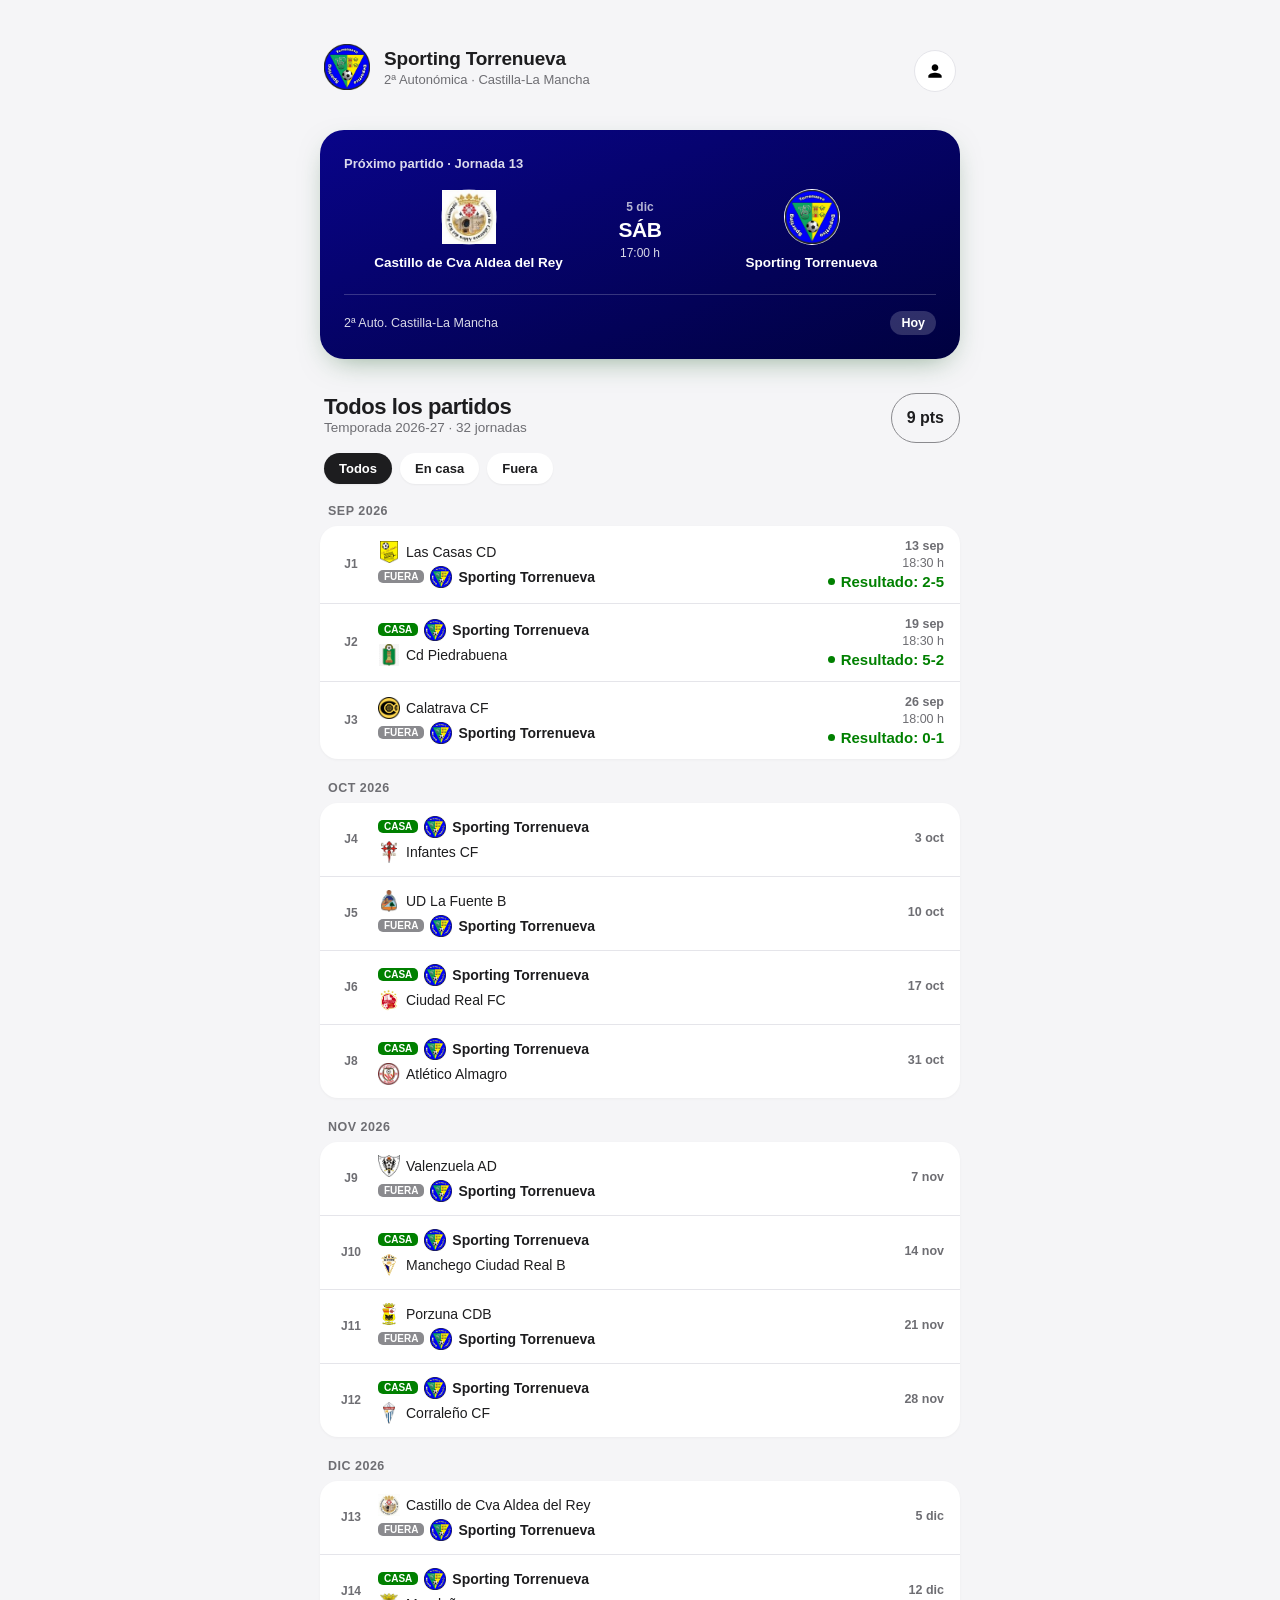
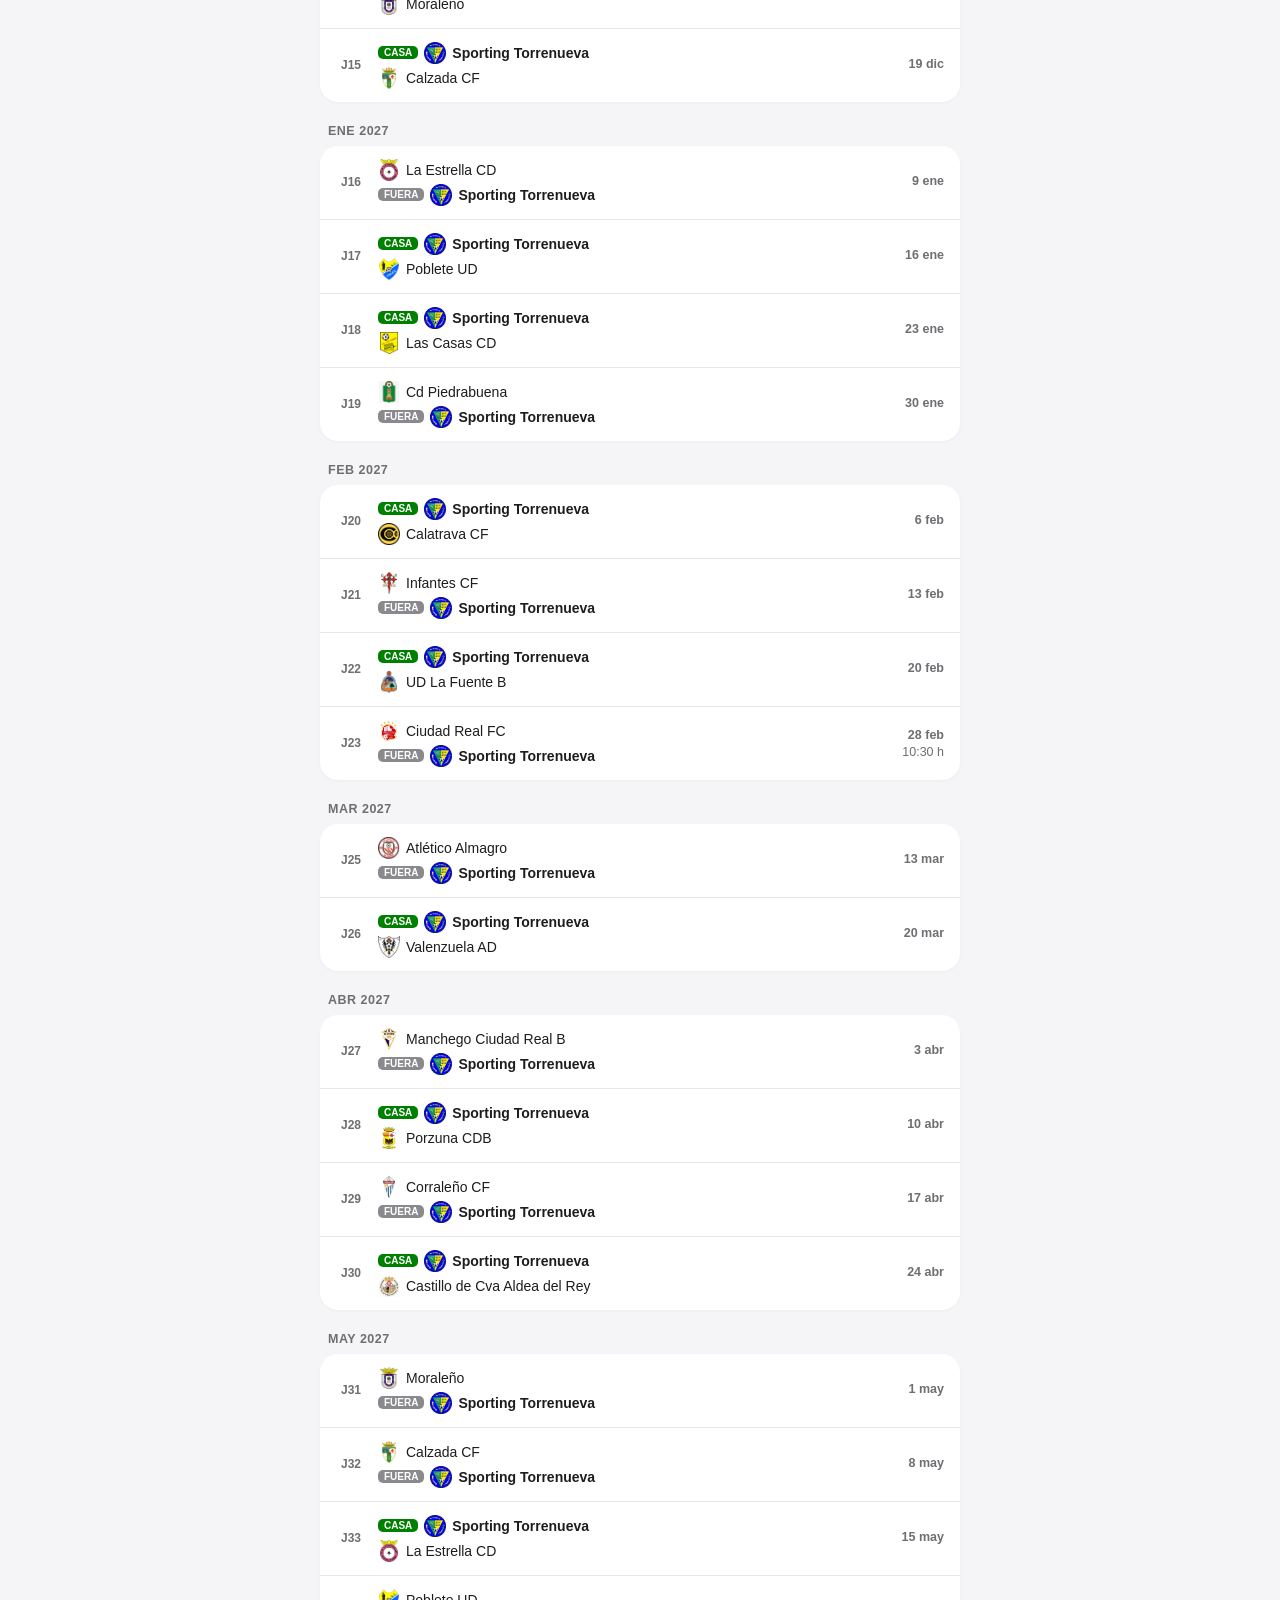
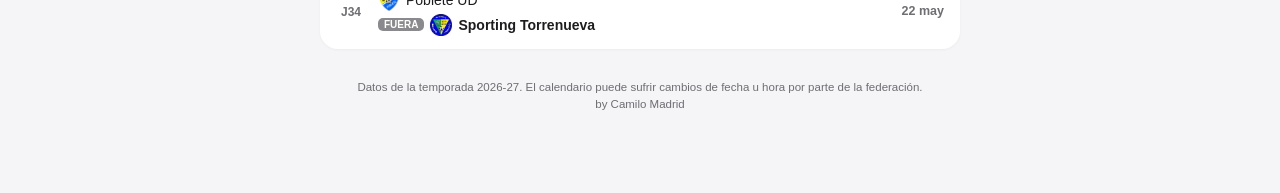
<file: index.html>
<!DOCTYPE html>
<html lang="es">
<head>
<meta charset="UTF-8">
<meta name="viewport" content="width=device-width, initial-scale=1.0">
<link rel="icon" type="image/png" href="img/escudo-mid.png">
<link rel="apple-touch-icon" sizes="180x180" href="img/marcadorIphone.png">
<!-- CSS principal -->
  <link rel="stylesheet" href="assets/css/style.css">



<title>Sporting Torrenueva · Temporada 2026-27</title>

</head>
<body>
<div class="wrap">

    <div class="club-header">
      <!-- IZQUIERDA: escudo + nombre -->
      <div class="club-info">
        <div class="crest">
          <img src="img/escudo-mid.png" alt="Escudo Sporting Torrenueva">
        </div>
        <div>
          <h1>Sporting Torrenueva</h1>
          <p>2ª Autonómica · Castilla-La Mancha</p>
        </div>
      </div>

      <!-- DERECHA: botón admin -->
      <button id="login-btn" class="login-icon-btn" aria-label="Admin">
        <svg viewBox="0 0 24 24" class="login-icon">
          <path d="M12 12c2.21 0 4-1.79 4-4s-1.79-4-4-4-4 
                  1.79-4 4 1.79 4 4 4zm0 2c-2.67 0-8 1.34-8 
                  4v2h16v-2c0-2.66-5.33-4-8-4z"/>
        </svg>
      </button>
      
    </div>

  <!-- HERO: próximo partido -->
  <div class="hero" id="hero"></div>
  <!-- Listado completo -->
  <div class="section-header">
  <div>
    <div class="section-title">Todos los partidos</div>
    <div class="section-sub">Temporada 2026-27 · 32 jornadas</div>
  </div>

  <div class="points-widget">
    <span id="points">0</span> pts 
  </div>
</div>

  <div class="filters">
    <button class="pill active" data-filter="all">Todos</button>
    <button class="pill" data-filter="home">En casa</button>
    <button class="pill" data-filter="away">Fuera</button>
  </div>

  <div id="schedule"></div>

  <footer>
    Datos de la temporada 2026-27. El calendario puede sufrir cambios de fecha u hora por parte de la federación.<br>
	by Camilo Madrid 
  </footer>

</div>

<!-- MODAL de detalle del partido -->
  <div id="match-modal" class="modal">
    <div class="modal-content">
      <button class="modal-close" id="modal-close">×</button>

      <p id="modal-jornada" class="modal-jornada"></p>

      <div class="modal-teams">
        <div class="modal-team">
          <div class="modal-badge" id="modal-home-badge"></div>
          <span id="modal-home-name"></span>
        </div>
        <span class="modal-vs">VS</span>
        <div class="modal-team">
          <div class="modal-badge" id="modal-away-badge"></div>
          <span id="modal-away-name"></span>
        </div>
      </div>

      <h2 id="modal-title" class="visually-hidden"></h2>
      <p id="modal-score"></p>
      <p id="modal-summary"></p>
      <p id="modal-scorers"></p>

<!-- PANEL DE VOTOS EN CONSTRUCCIÓN 
      <div class="modal-votes">
        <p>Para ti, ¿Cómo fue el partido?</p>
        <button class="vote-btn" data-vote="malo">Malo</button>
        <button class="vote-btn" data-vote="normal">Normal</button>
        <button class="vote-btn" data-vote="bueno">Bueno</button>
        <p id="vote-status"></p>
      </div>

      <div id="vote-chart" class="vote-chart"></div>
-->
    </div>
  </div>

<!-- JS -->
<script src="assets/js/load-json.js"></script>
<script src="assets/js/main.js"></script>
<script src="assets/js/render.js"></script>
<script src="assets/js/admin-access.js"></script>
<script src="assets/js/modal.js"></script>


</body>
</html>
</file>
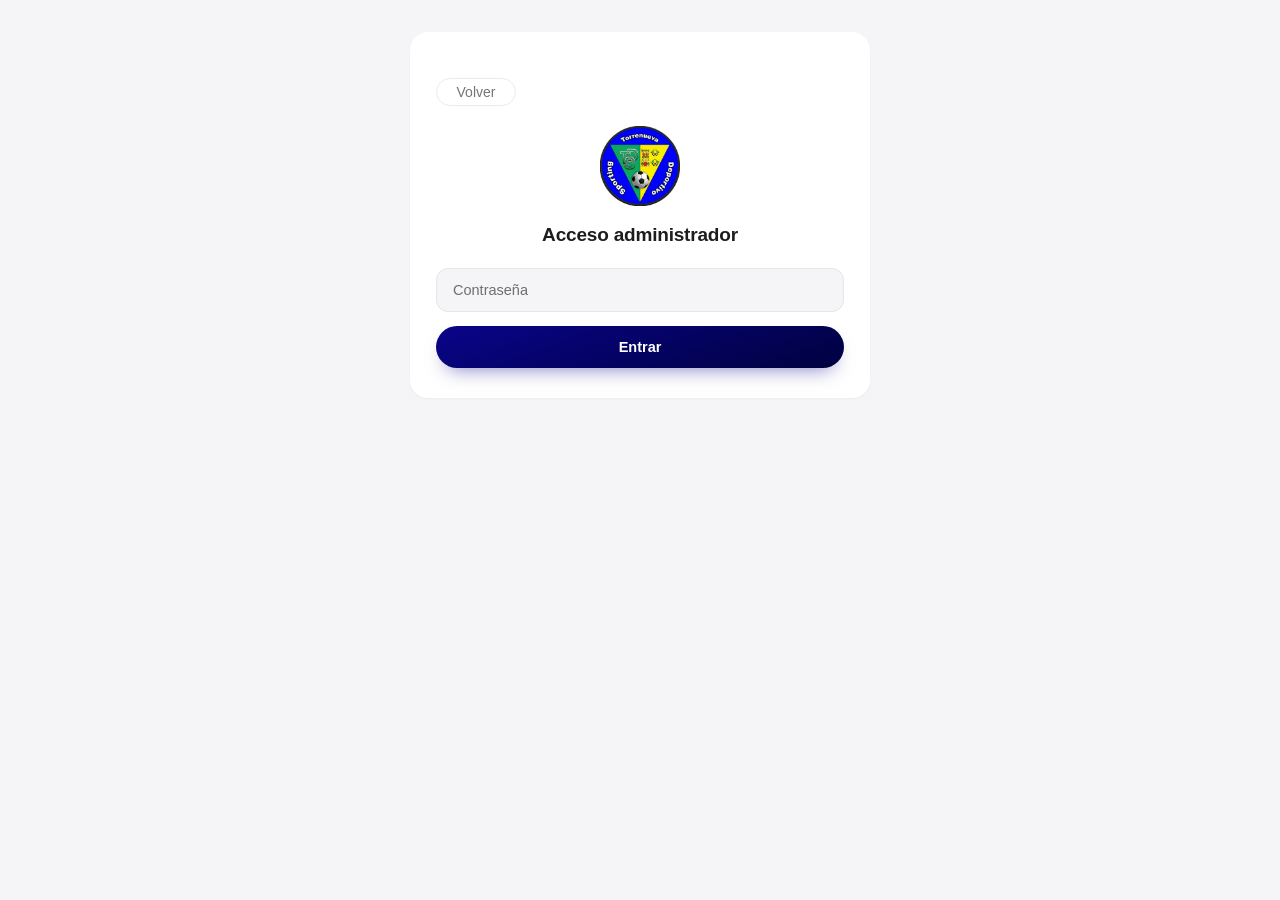
<file: admin.html>
<!DOCTYPE html>
<html lang="es">
<head>
  <meta charset="UTF-8">
  <meta name="viewport" content="width=device-width, initial-scale=1.0">
  <link rel="icon" type="image/png" href="img/escudo-mid.png">
  <link rel="apple-touch-icon" sizes="180x180" href="img/marcadorIphone.png">
  
  <title>Panel Administrador · Sporting Torrenueva</title>

  <!-- CSS -->
  <link rel="stylesheet" href="assets/css/admin.css">
  <link rel="stylesheet" href="assets/css/style.css">

  <!-- Fuente -->
  <link rel="preconnect" href="https://fonts.googleapis.com">
  <link rel="preconnect" href="https://fonts.gstatic.com" crossorigin>
  <link href="https://fonts.googleapis.com/css2?family=Inter:wght@300;400;600;700&display=swap" rel="stylesheet">
</head>

<body>

  <div class="admin-wrap">

    <!-- LOGIN -->
    <div id="login-view" class="login-view">
      <a href="index.html" style="text-decoration: none;"><p style="color: #757575;
                                                                    border: 1px solid #ebebee;
                                                                    font-size: 14px;
                                                                    width: 80px;
                                                                    border-radius: 500px;
                                                                    padding: 5px;
                                                                    background-color: #fff;" >Volver</p></a>
      <img src="img/escudo-mid.png" width="80px" alt="Escudo del Club" style="cursor: pointer;">
      <h2>Acceso administrador</h2>

      <input type="password" id="admin-pass" placeholder="Contraseña">
      <button id="login-submit" class="btn">Entrar</button>
    </div>

    

    <!-- PANEL -->
    <div id="panel-view" class="panel-view" style="display:none;">
      <button id="logout-btn" class="flotar">Volver</button>

       <div class="club-header">
        <!-- IZQUIERDA: escudo + nombre -->
        <div class="club-info">
          <div class="crest">
            <img src="img/escudo-mid.png" alt="Escudo Sporting Torrenueva">
          </div>
          <div>
            <h1>Sporting Torrenueva</h1>
            <p>2ª Autonómica · Castilla-La Mancha</p>
          </div>
        </div>
        
      </div>

      <!-- ----------------------------- Botón de Volver
      <div class="panel-header">
        <h2>Panel de resultados</h2>
        <button id="go-home-btn" class="logout-btn">Volver</button>
      </div>
      -->

      <!-- Selector de partido -->
      <label for="match-select">Seleccionar jornada:</label>
      <select id="match-select"></select>

      <!-- Campos de edición de fecha y hora -->

      <label for="match-date">Modificar día del partido</label>
      <input type="date" id="match-date" class="panel-input">

      <label for="match-time">Modificar hora del partido</label>
      <input type="time" id="match-time" class="panel-input">

      <!-- Resultado -->
      <label for="score-input">Resultado:</label>
      <input type="text" id="score-input" placeholder="Ej: 2-1">

      <!-- Goleadores -->
      <label for="scorers-input">Goleadores:</label>
      <input type="text" id="scorers-input" placeholder="Ej: Juan, Pedro">

      <!-- Resumen -->
      <label for="summary-input">Resumen del partido:</label>
      <textarea id="summary-input" placeholder="Escribe aquí el resumen..."></textarea>

      <!-- Guardar -->
      <button id="save-match" class="btn save-btn">Guardar cambios</button>
      

    </div>

  </div>

  <!-- JS -->
<script src="assets/js/load-json.js"></script>
<script src="assets/js/admin-access.js"></script>
<script src="assets/js/admin.js"></script>


</body>
</html>
</file>
<file: assets/css/style.css>
:root{
    --bg: #f5f5f7;
    --card: #ffffff;
    --ink: #1d1d1f;
    --ink-soft: #6e6e73;
    --line: #e5e5ea;
    --green: #2805FB;
    --green-deep: #00013f;
    --green-tint: #e9f5eb;
    --red-tint: #fdeceb;
    --red: #c0392b;
    --gold: #b8860b;
    --radius: 18px;
    --radius-sm: 12px;
    font-family: -apple-system, BlinkMacSystemFont, "SF Pro Text", "Helvetica Neue", Arial, sans-serif;
  }

  *{ box-sizing: border-box; -webkit-font-smoothing: antialiased; }

  body{
    margin:0;
    background: var(--bg);
    color: var(--ink);
    padding: 32px 18px 80px;
  }

  .wrap{ max-width: 640px; margin: 0 auto; }
/* Header */
.club-header {
  display: flex;
  align-items: center;
  justify-content: space-between; /* ← CLAVE */
  margin-bottom: 28px;
  padding: 0 4px;
}

/* Agrupa escudo + nombre */
.club-info {
  display: flex;
  align-items: center;
  gap: 14px;
}

/* Escudo */
.crest {
  width: 46px;
  height: 46px;
  border-radius: 12px;
  overflow: hidden;
  display: flex;
  align-items: center;
  justify-content: center;
  flex-shrink: 0;
}

.crest img {
  width: 100%;
  height: 100%;
  object-fit: cover;
}

/* Nombre del club */
.club-header h1 {
  font-size: 19px;
  font-weight: 650;
  margin: 0;
  letter-spacing: -0.01em;
}

.club-header p {
  margin: 2px 0 0;
  font-size: 13px;
  color: var(--ink-soft);
}

/* Botón Admin */

/* Botón Admin como icono */
.login-icon-btn {
  background: #fff;
  border: 1px solid var(--line);
  border-radius: 999px;
  padding: 10px 10px;
  cursor: pointer;
  transition: 0.15s ease;
  display: flex;
  align-items: center;
  justify-content: center;
}

.login-icon-btn:hover {
  background: var(--bg);
  transform: translateY(-2px);
}

/* Icono SVG */
.login-icon {
  width: 20px;
  height: 20px;
  fill: var(--text);
}


/*Anterior Btn admin*/
.login-btn {
  padding: 8px 14px;
  border-radius: 999px;
  border: 1px solid var(--line);
  background: #fff;
  cursor: pointer;
  font-size: 13px;
  font-weight: 600;
  color: var(--text);
  transition: 0.15s ease;
}

.login-btn:hover {
  background: var(--bg);
  transform: translateY(-2px);
}


  /* Hero: próximo partido */
  .hero{
    background: linear-gradient(160deg, #090489 0% 0%, #00013f 100%);
    border-radius: 24px;
    padding: 26px 24px 24px;
    color: white;
    box-shadow: 0 10px 30px -12px rgba(31,92,41,0.55);
    margin-bottom: 34px;
  }
  .hero-label{
    font-size: 13px;
    font-weight: 600;
    opacity: 0.85;
    margin: 0 0 18px;
  }
  .hero-teams{
    display:flex;
    align-items:center;
    justify-content:space-between;
    gap: 10px;
  }
  .hero-team{
    flex: 1;
    display:flex;
    flex-direction:column;
    align-items:center;
    gap: 10px;
    text-align:center;
  }
  .hero-badge{
    width:56px; height:56px;
    border-radius: 50%;
    background: rgba(255,255,255,0.16);
    display:flex; align-items:center; justify-content:center;
    font-weight:700;
    font-size: 15px;
    border: 1px solid rgba(255,255,255,0.25);
  }
  .hero-team.us .hero-badge{
    background: white;
    color: var(--green-deep);
  }
  .hero-team span{
    font-size: 13.5px;
    font-weight: 600;
    line-height: 1.25;
  }
  .hero-mid{
    display:flex;
    flex-direction:column;
    align-items:center;
    gap: 4px;
    min-width: 74px;
  }
  .hero-vs{
    font-size: 12px;
    opacity: 0.7;
    font-weight: 600;
  }
  .hero-date{
    font-size: 21px;
    font-weight: 700;
    letter-spacing: -0.02em;
  }
  .hero-time{
    font-size: 12px;
    opacity: 0.85;
  }
  .hero-foot{
    display:flex;
    justify-content: space-between;
    align-items:center;
    margin-top: 22px;
    padding-top: 16px;
    border-top: 1px solid rgba(255,255,255,0.2);
    font-size: 12.5px;
  }
  .hero-foot .comp{ opacity: 0.85; }
  .hero-foot .countdown{
    background: rgba(255,255,255,0.18);
    padding: 5px 11px;
    border-radius: 100px;
    font-weight: 600;
  }

  /* Section title */
  .section-header {
  display: flex;
  justify-content: space-between;
  align-items: center;
  gap: 12px;
}

.points-widget {
    white-space: nowrap;
    font-weight: 600;
    border-radius: 500px;
    border: 1px solid #8A8A8E;
    padding: 15px;
    margin: 0px 0px 10px 0px;
}
  
  .section-title{
    font-size: 22px;
    font-weight: 650;
    letter-spacing: -0.02em;
    margin: 0px;
    padding: 0 4px;
    display: grid;
    grid-auto-flow: column;
    align-items: center;
  }
  .section-sub{
    font-size: 13.5px;
    color: var(--ink-soft);
    margin: 0 0 16px;
    padding: 0 4px;
  }

  /* Filter pills */
  .filters{
    display:flex;
    gap: 8px;
    margin-bottom: 20px;
    padding: 0 4px;
  }
  .pill{
    border: none;
    background: var(--card);
    color: var(--ink);
    font-size: 13px;
    font-weight: 600;
    padding: 8px 15px;
    border-radius: 100px;
    cursor: pointer;
    box-shadow: 0 1px 2px rgba(0,0,0,0.05);
    transition: background 0.15s ease, color 0.15s ease;
  }
  .pill.active{
    background: var(--ink);
    color: white;
  }

  /* Month groups */
  .month-group{ margin-bottom: 22px; }
  .month-label{
    font-size: 12.5px;
    font-weight: 700;
    text-transform: uppercase;
    letter-spacing: 0.04em;
    color: var(--ink-soft);
    margin: 0 0 8px;
    padding: 0 8px;
  }

  .match-list{
    background: var(--card);
    border-radius: var(--radius);
    overflow: hidden;
    box-shadow: 0 1px 3px rgba(0,0,0,0.04);
  }

  .match-row{
    display:flex;
    align-items:center;
    gap: 12px;
    padding: 13px 16px;
    border-bottom: 1px solid var(--line);
  cursor: pointer;
  }
  .match-row:last-child{ border-bottom: none; }

  .jday{
    width: 30px;
    flex-shrink:0;
    font-size: 12px;
    font-weight: 700;
    color: var(--ink-soft);
    text-align:center;
  }

  .match-teams{
    flex: 1;
    min-width: 0;
    display:flex;
    flex-direction: column;
    gap: 3px;
  }
  .team-line{
    display:flex;
    align-items:center;
    gap: 6px;
    font-size: 14px;
    color: var(--ink);
    white-space: nowrap;
    overflow: hidden;
    text-overflow: ellipsis;
  }
  .team-line.us{ font-weight: 650; }
  .team-line .tag{
    font-size: 10px;
    font-weight: 700;
    color: white;
    background: green;
    padding: 1px 6px;
    border-radius: 5px;
    flex-shrink: 0;
  }

  .match-right{
    flex-shrink:0;
    text-align:right;
    display:flex;
    flex-direction:column;
    align-items:flex-end;
    gap: 3px;
    min-width: 58px;
  }
  .match-date{
    font-size: 12.5px;
    color: var(--ink-soft);
    font-weight: 600;
  }
  .match-score{
    font-size: 15px;
    font-weight: 700;
  }
  .match-score.win{ color: var(--green); }
  .match-score.loss{ color: var(--red); }
  .match-score.draw{ color: var(--gold); }

  .result-dot{
    width: 7px; height: 7px;
    border-radius: 50%;
    flex-shrink: 0;
  }
  .dot-win{ background: var(--green); }
  .dot-loss{ background: var(--red); }
  .dot-draw{ background: var(--gold); }

  footer{
    text-align:center;
    font-size: 11.5px;
    color: var(--ink-soft);
    margin-top: 30px;
    padding: 0 20px;
    line-height: 1.5;
  }

  @media (max-width: 380px){
    .hero-badge{ width:48px; height:48px; font-size:13px; }
    .hero-date{ font-size: 18px; }
  }

.hero .badge-img{
  width: 100%;
  height: 100%;
  object-fit: contain;
}


.badge-img{
  width: 22px;
  height: 22px;
  object-fit: contain;
}

.match-score {
  display: flex;
  align-items: center;
  gap: 6px; /* separación entre punto y texto */
}


.match-score.win{ color: #008000; }
.match-score.loss{ color: var(--red); }
.match-score.draw{ color: var(--gold); }

.result-dot{
  width: 7px;
  height: 7px;
  border-radius: 50%;
  flex-shrink: 0;
}

.dot-win{ background: #008000; }
.dot-loss{ background: var(--red); }
.dot-draw{ background: var(--gold); }

/* ============================================================
   BOTÓN ADMIN (INDEX)
   ============================================================ */

#login-btn{
  margin-top: 18px;
  margin-bottom: 10px;
  padding: 10px 10px;
  border-radius: 999px;
  border: 1px solid var(--line);
  background: #fff;
  color: var(--ink-soft);
  font-size: 12px;
  font-weight: 600;
  cursor: pointer;
  display: inline-flex;
  align-items: center;
  gap: 6px;
}

#login-btn:hover{
  background: #f0f0f5;
}


/* ============================================================
   MODAL PARTIDO — versión mejorada
   ============================================================ */

.disabled-vote {
  opacity: 0.4;
  cursor: not-allowed;
  pointer-events: none;
}


#match-modal {
  position: fixed;
  inset: 0;
  background: rgba(0,0,0,0.45);
  backdrop-filter: blur(4px);
  display: none;
  align-items: center;
  justify-content: center;
  z-index: 50;
  animation: modalFadeIn 0.25s ease-out;
}

/* Animación suave */
@keyframes modalFadeIn {
  from { opacity: 0; }
  to { opacity: 1; }
}

.modal-content {
  background: var(--card);
  border-radius: 22px;
  padding: 22px 20px 20px;
  max-width: 520px;
  width: calc(100% - 40px);
  box-shadow: 0 18px 40px rgba(0,0,0,0.22);
  transform: translateY(10px);
  animation: modalSlideUp 0.25s ease-out;
}

@keyframes modalSlideUp {
  from { transform: translateY(30px); opacity: 0; }
  to { transform: translateY(0); opacity: 1; }
}

/* Header */
.modal-header {
  display: flex;
  justify-content: space-between;
  align-items: center;
  margin-bottom: 14px;
}

#modal-title {
  font-size: 17px;
  font-weight: 700;
  margin: 0;
  color: var(--ink);
  margin-right: 20px;
}

/* Botón cerrar */
.modal-close {
  position: absolute;
  right: 20px;
  top: 18px;

  width: 32px;
  height: 32px;

  border: none;
  border-radius: 50%;
  background: red;
  color: #fff;

  font-size: 22px;
  font-weight: 400;
  line-height: 32px; /* ← centra la X en iPhone */
  text-align: center;

  cursor: pointer;
  transition: 0.15s ease;
  padding: 0; /* ← iPhone respeta esto */
}

/* Fix específico para Safari iOS */
@supports (-webkit-touch-callout: none) {
  .modal-close {
    font-size: 24px;   /* iPhone renderiza mejor la X con 24px */
    line-height: 32px; /* mantiene la X centrada */
  }
}


#modal-close:hover {
  color: #fff;
  transform: scale(1.15);
}

/* Body */
.modal-body {
  font-size: 14px;
  color: var(--ink);
  display: flex;
  flex-direction: column;
  gap: 10px;
  margin-bottom: 18px;
}

#modal-score {
  font-weight: 650;
  font-size: 15px;
}

#modal-summary {
  line-height: 1.5;
  color: var(--ink-soft);
}

#modal-scorers {
  font-size: 13.5px;
  color: var(--ink-soft);
}

/* Votación */
.modal-vote-title {
  margin-top: 12px;
  font-size: 14px;
  font-weight: 650;
  color: var(--ink);
}

.vote-row {
  display: flex;
  gap: 10px;
  margin-top: 10px;
}

.vote-btn {
  flex: 1;
  border: none;
  border-radius: 999px;
  padding: 10px 12px;
  font-size: 13.5px;
  font-weight: 600;
  cursor: pointer;
  background: var(--bg);
  color: var(--ink-soft);
  transition: 0.15s ease;
}

/* Hover general */
.vote-btn:hover {
  transform: translateY(-2px);
  box-shadow: 0 4px 10px rgba(0,0,0,0.12);
}

/* Colores específicos */
.vote-btn[data-vote="malo"] {
  background: var(--red-tint);
  color: var(--red);
}

.vote-btn[data-vote="normal"] {
  background: #f2f2f7;
  color: var(--ink-soft);
}

.vote-btn[data-vote="bueno"] {
  background: var(--green-tint);
  color: var(--green-deep);
}

#vote-status {
  margin-top: 10px;
  font-size: 12.5px;
  color: var(--ink-soft);
}

/* Estilos de la gráfica de los votos*/
.vote-chart {
  margin-top: 20px;
  padding: 15px;
  background: #f4f4f4;
  border-radius: 8px;
}

.vote-bar {
  height: 22px;
  margin: 8px 0;
  background: #ddd;
  border-radius: 4px;
  position: relative;
  overflow: hidden;
}

.vote-bar-fill {
  height: 100%;
  background: #4a90e2;
  width: 0%;
  transition: width 0.4s ease;
}

.vote-bar-label {
  position: absolute;
  left: 10px;
  top: 2px;
  font-size: 13px;
  font-weight: 600;
  color: #fff;
}

.visually-hidden{
  position: absolute;
  width: 1px;
  height: 1px;
  overflow: hidden;
  clip: rect(0 0 0 0);
  white-space: nowrap;
}

.modal-jornada{
  text-align: center;
  font-size: 12.5px;
  font-weight: 700;
  text-transform: uppercase;
  letter-spacing: 0.04em;
  color: var(--ink-soft);
  margin: 0 0 14px;
}

.modal-teams{
  display: flex;
  align-items: center;
  justify-content: center;
  gap: 18px;
  margin-bottom: 18px;
  padding-bottom: 16px;
  border-bottom: 1px solid var(--line);
}

.modal-team{
  flex: 1;
  display: flex;
  flex-direction: column;
  align-items: center;
  gap: 8px;
  text-align: center;
  min-width: 0;
}

.modal-team span{
  font-size: 13px;
  font-weight: 650;
  color: var(--ink);
  line-height: 1.25;
}

.modal-badge{
  width: 48px;
  height: 48px;
  border-radius: 50%;
  background: var(--bg);
  border: 1px solid var(--line);
  display: flex;
  align-items: center;
  justify-content: center;
  flex-shrink: 0;
}

.modal-badge .badge-img{
  width: 100%;
  height: 100%;
  object-fit: contain;
}

.modal-vs{
  font-size: 12px;
  font-weight: 700;
  color: var(--ink-soft);
  flex-shrink: 0;
}
</file>
<file: assets/css/admin.css>
:root{
  --bg: #f5f5f7;
  --card: #ffffff;
  --ink: #1d1d1f;
  --ink-soft: #6e6e73;
  --line: #e5e5ea;
  --green: #2805FB;
  --green-deep: #00013f;
  --green-tint: #e9f5eb;
  --red-tint: #fdeceb;
  --red: #c0392b;
  --gold: #b8860b;
  --radius: 18px;
  --radius-sm: 12px;
  font-family: -apple-system, BlinkMacSystemFont, "SF Pro Text", "Helvetica Neue", Arial, sans-serif;
}

*{ box-sizing: border-box; -webkit-font-smoothing: antialiased; }

body{
  margin:0;
  background: var(--bg);
  color: var(--ink);
  padding: 32px 18px 80px;
}

.admin-wrap{
  max-width: 460px;
  margin: 0 auto;
}

/* ============================================================
   LOGIN VIEW
   ============================================================ */

.login-view{
  background: var(--card);
  border-radius: var(--radius);
  padding: 32px 26px 30px;
  box-shadow: 0 1px 3px rgba(0,0,0,0.04);
  display: flex;
  flex-direction: column;
  align-items: center;
  text-align: center;
  gap: 4px;
}

.login-view img{
  border-radius: 16px;
  margin: 6px 0 14px;
}

.login-view h2{
  font-size: 19px;
  font-weight: 650;
  letter-spacing: -0.01em;
  margin: 0 0 22px;
  color: var(--ink);
}

.login-view input{
  width: 100%;
  padding: 13px 16px;
  border-radius: var(--radius-sm);
  border: 1px solid var(--line);
  background: var(--bg);
  font-size: 14.5px;
  color: var(--ink);
  margin-bottom: 14px;
  outline: none;
  transition: 0.15s ease;
}

.login-view input:focus{
  border-color: var(--green);
  background: var(--card);
  box-shadow: 0 0 0 3px rgba(40,5,251,0.12);
}

.login-view input::placeholder{
  color: var(--ink-soft);
}

/* Botón "Volver" en la esquina */
.login-view > a{
  align-self: flex-start;
}

/* ============================================================
   BOTONES
   ============================================================ */

.btn{
  width: 100%;
  padding: 13px 16px;
  border: none;
  border-radius: 999px;
  background: linear-gradient(160deg, #090489 0%, #00013f 100%);
  color: #fff;
  font-size: 14.5px;
  font-weight: 650;
  cursor: pointer;
  box-shadow: 0 10px 20px -10px rgba(9,4,137,0.55);
  transition: 0.15s ease;
}

.btn:hover{
  transform: translateY(-2px);
  box-shadow: 0 14px 24px -10px rgba(9,4,137,0.6);
}

.btn:active{
  transform: translateY(0);
}

.save-btn{
  margin-top: 22px;
}

.logout-btn{
  padding: 8px 14px;
  border-radius: 999px;
  border: 1px solid var(--line);
  background: #fff;
  cursor: pointer;
  font-size: 13px;
  font-weight: 600;
  color: var(--ink);
  transition: 0.15s ease;
}

.logout-btn:hover{
  background: var(--bg);
  transform: translateY(-2px);
}

.flotar{
    padding: 8px 14px;
    border-radius: 999px;
    border: 1px solid var(--line);
    background: #fff;
    cursor: pointer;
    font-size: 12.5px;
    font-weight: 600;
    color: var(--red);
    box-shadow: 0 1px 3px rgba(0, 0, 0, 0.06);
    transition: 0.15s ease;
    margin: 0px 10px 20px 0px;
    z-index: 5;
}

.flotar:hover{
  background: var(--red-tint);
  transform: translateY(-2px);
}

/* ============================================================
   PANEL VIEW
   ============================================================ */

.panel-view{
  position: relative;
  background: var(--card);
  border-radius: var(--radius);
  padding: 58px 24px 24px;
  box-shadow: 0 1px 3px rgba(0,0,0,0.04);
}

.panel-header{
  display: flex;
  align-items: center;
  justify-content: space-between;
  margin-bottom: 22px;
  padding-bottom: 16px;
  border-bottom: 1px solid var(--line);
}

.panel-header h2{
  font-size: 20px;
  font-weight: 650;
  letter-spacing: -0.02em;
  margin: 0;
  color: var(--ink);
}

.panel-view label{
  display: block;
  font-size: 12.5px;
  font-weight: 700;
  text-transform: uppercase;
  letter-spacing: 0.04em;
  color: var(--ink-soft);
  margin: 18px 0 8px;
}

.panel-view label:first-of-type{
  margin-top: 0;
}

.panel-view select,
.panel-view input[type="text"],
.panel-view textarea{
  width: 100%;
  padding: 12px 14px;
  border-radius: var(--radius-sm);
  border: 1px solid var(--line);
  background: var(--bg);
  font-size: 14px;
  color: var(--ink);
  outline: none;
  transition: 0.15s ease;
  font-family: inherit;
}

.panel-view select:focus,
.panel-view input[type="text"]:focus,
.panel-view textarea:focus{
  border-color: var(--green);
  background: var(--card);
  box-shadow: 0 0 0 3px rgba(40,5,251,0.12);
}

.panel-view textarea{
  min-height: 100px;
  resize: vertical;
  line-height: 1.5;
}

.panel-view select{
  appearance: none;
  background-image: url("data:image/svg+xml;utf8,<svg xmlns='http://www.w3.org/2000/svg' width='14' height='14' viewBox='0 0 24 24' fill='none' stroke='%236e6e73' stroke-width='2.5' stroke-linecap='round' stroke-linejoin='round'><polyline points='6 9 12 15 18 9'></polyline></svg>");
  background-repeat: no-repeat;
  background-position: right 14px center;
  padding-right: 34px;
}

@media (max-width: 380px){
  .admin-wrap{ max-width: 100%; }
  .login-view{ padding: 26px 20px 24px; }
  .panel-view{ padding: 22px 18px 20px; }
}

/* ============================================================
   CAMPOS NUEVOS: Fecha y hora del partido
   ============================================================ */

label[for="match-date"],
label[for="match-time"] {
  display: block;
  margin-top: 18px;
  margin-bottom: 6px;
  font-size: 14px;
  font-weight: 600;
  color: var(--ink-soft);
}

#match-date,
#match-time {
  width: 90%;
  padding: 12px 14px;
  font-size: 14px;
  border-radius: 14px;
  border: 1px solid var(--line);
  background: #fafafa;
  transition: 0.15s ease;
  margin: auto; 
  display: flex;

}

#match-date:focus,
#match-time:focus {
  outline: none;
  border-color: var(--text);
  background: #fff;
}
</file>
